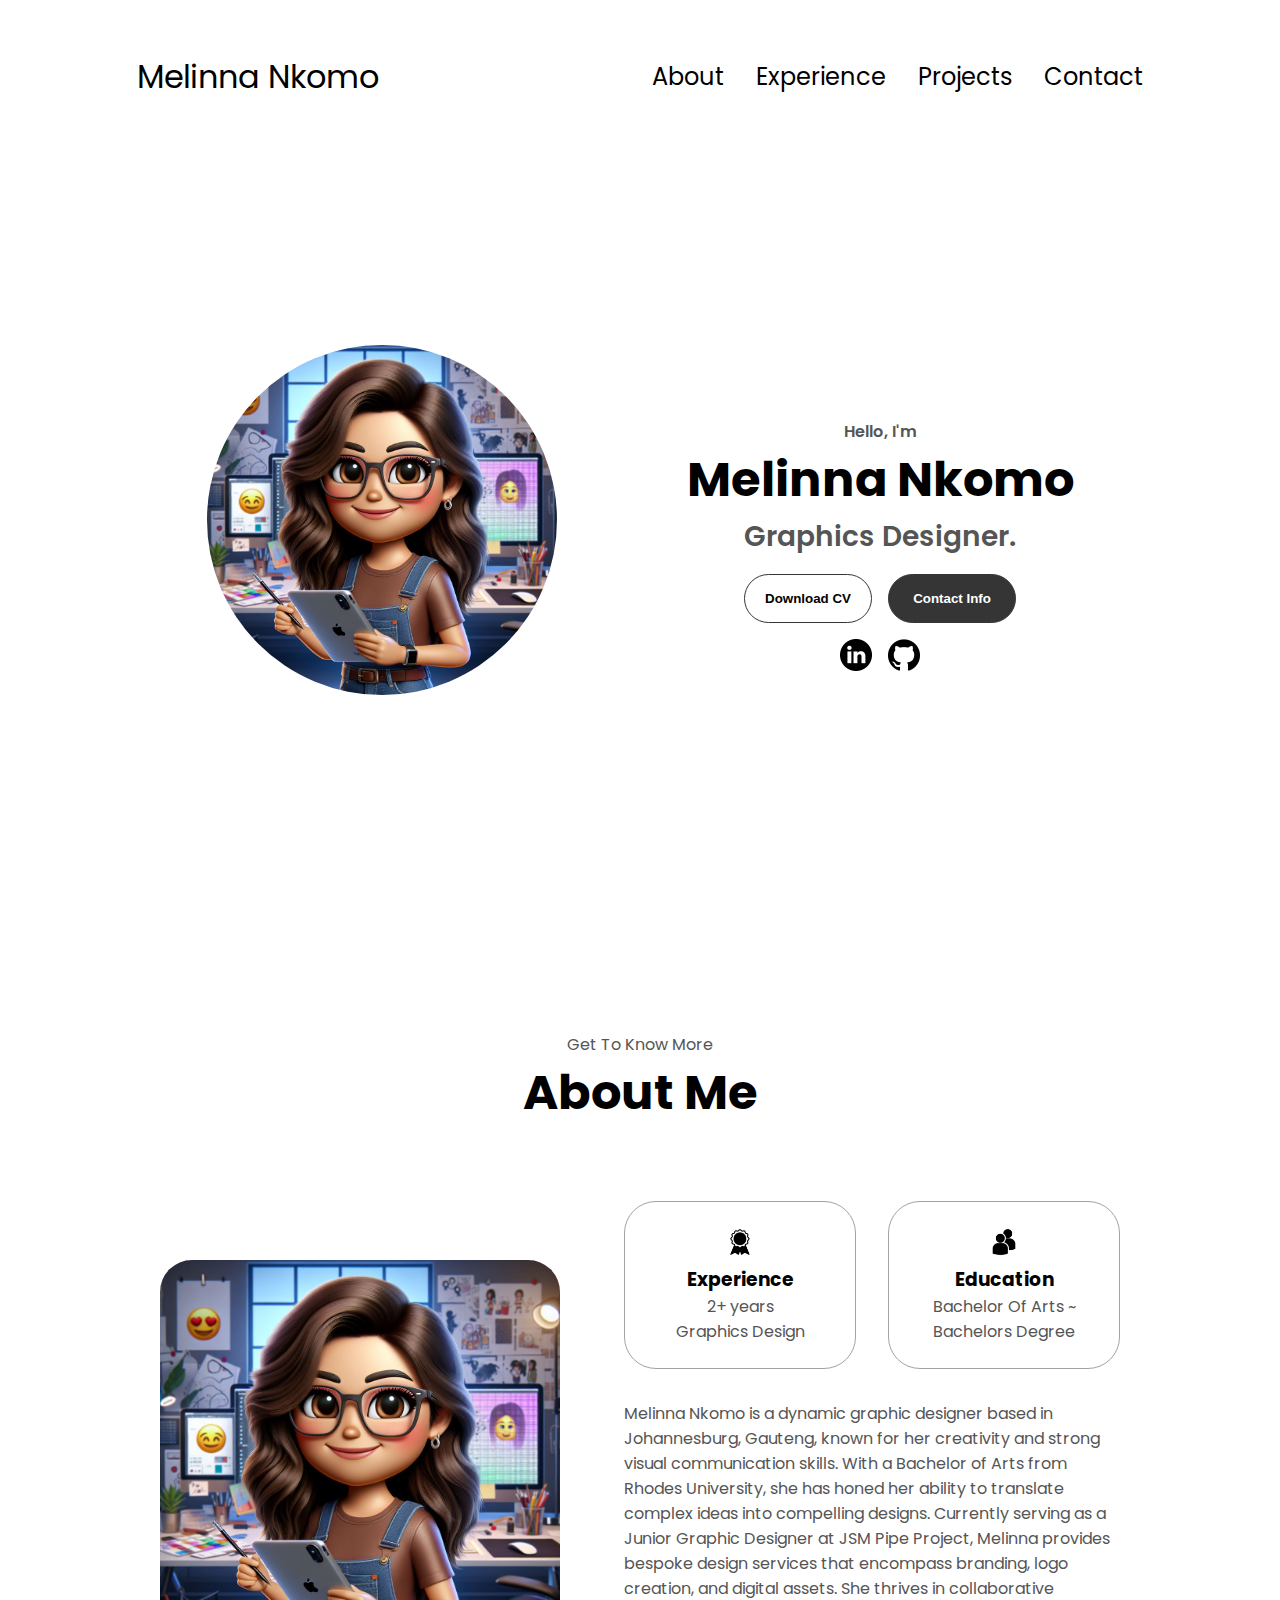
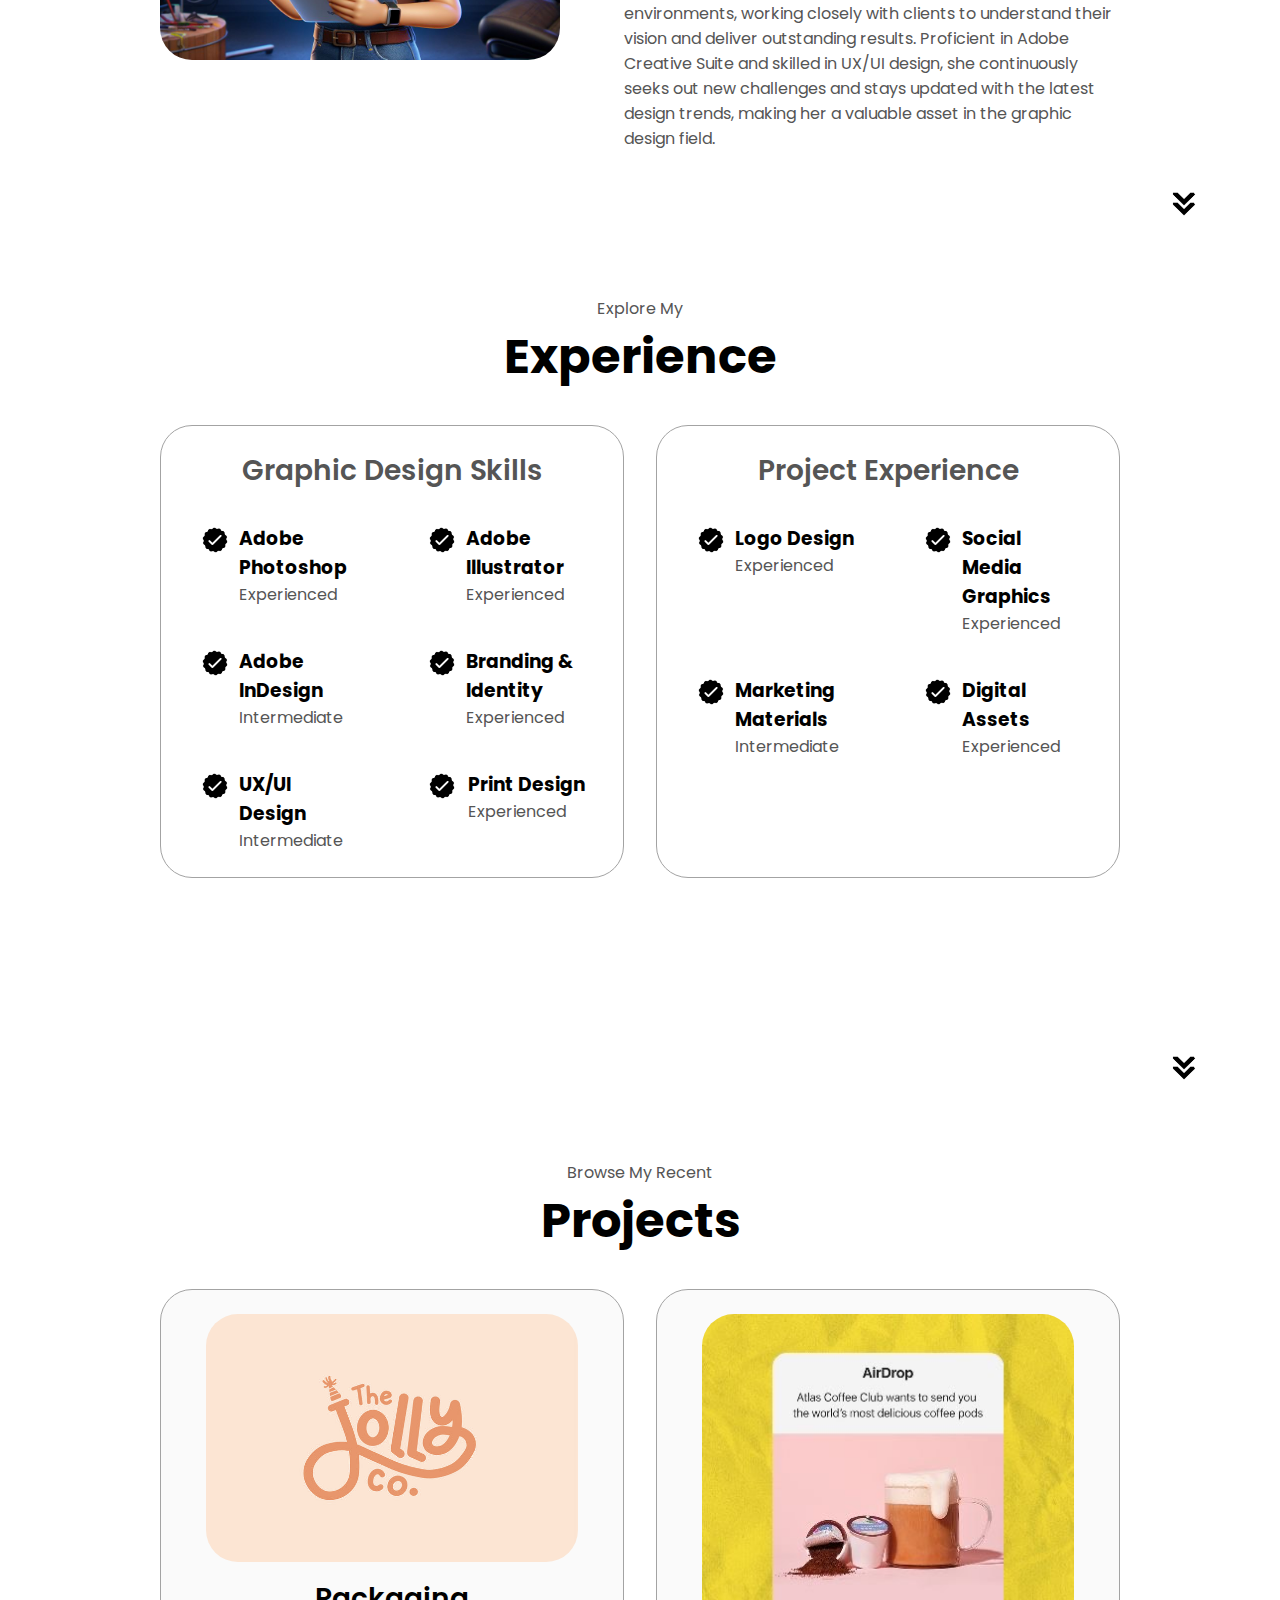
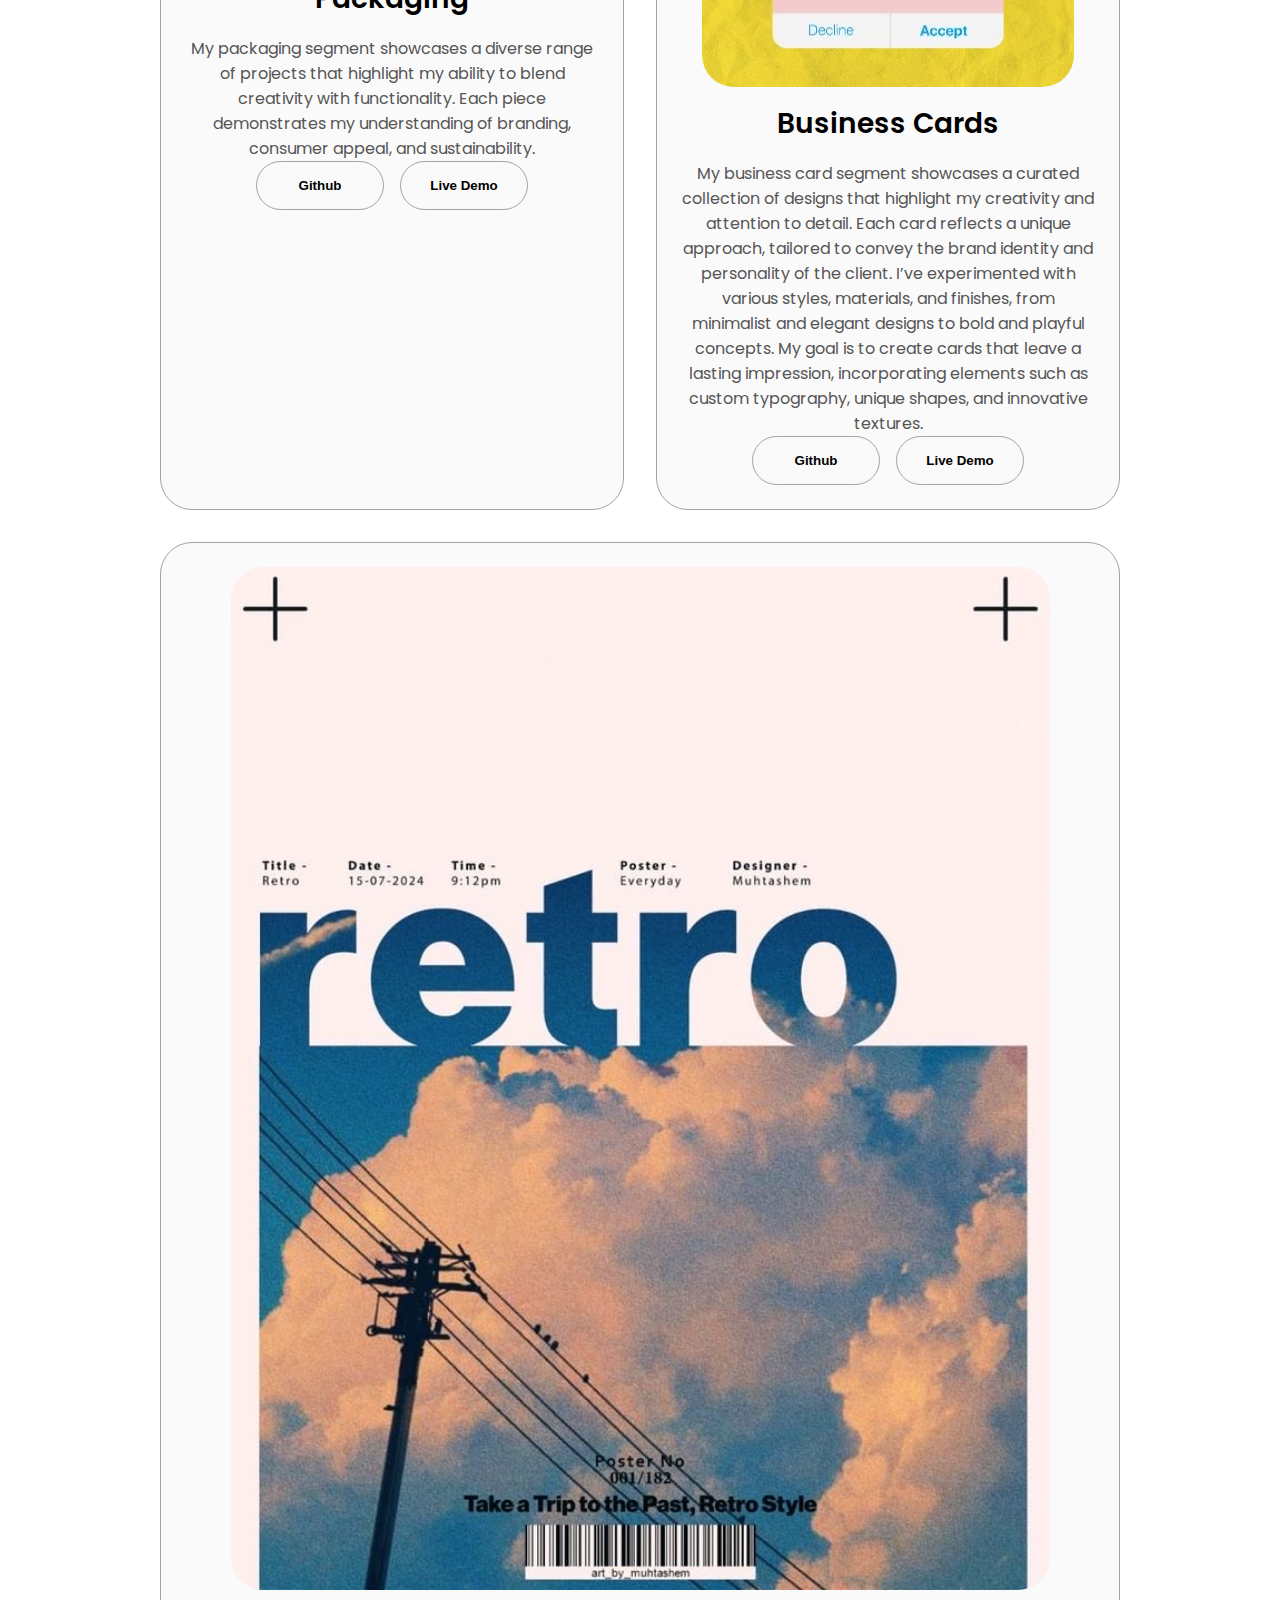
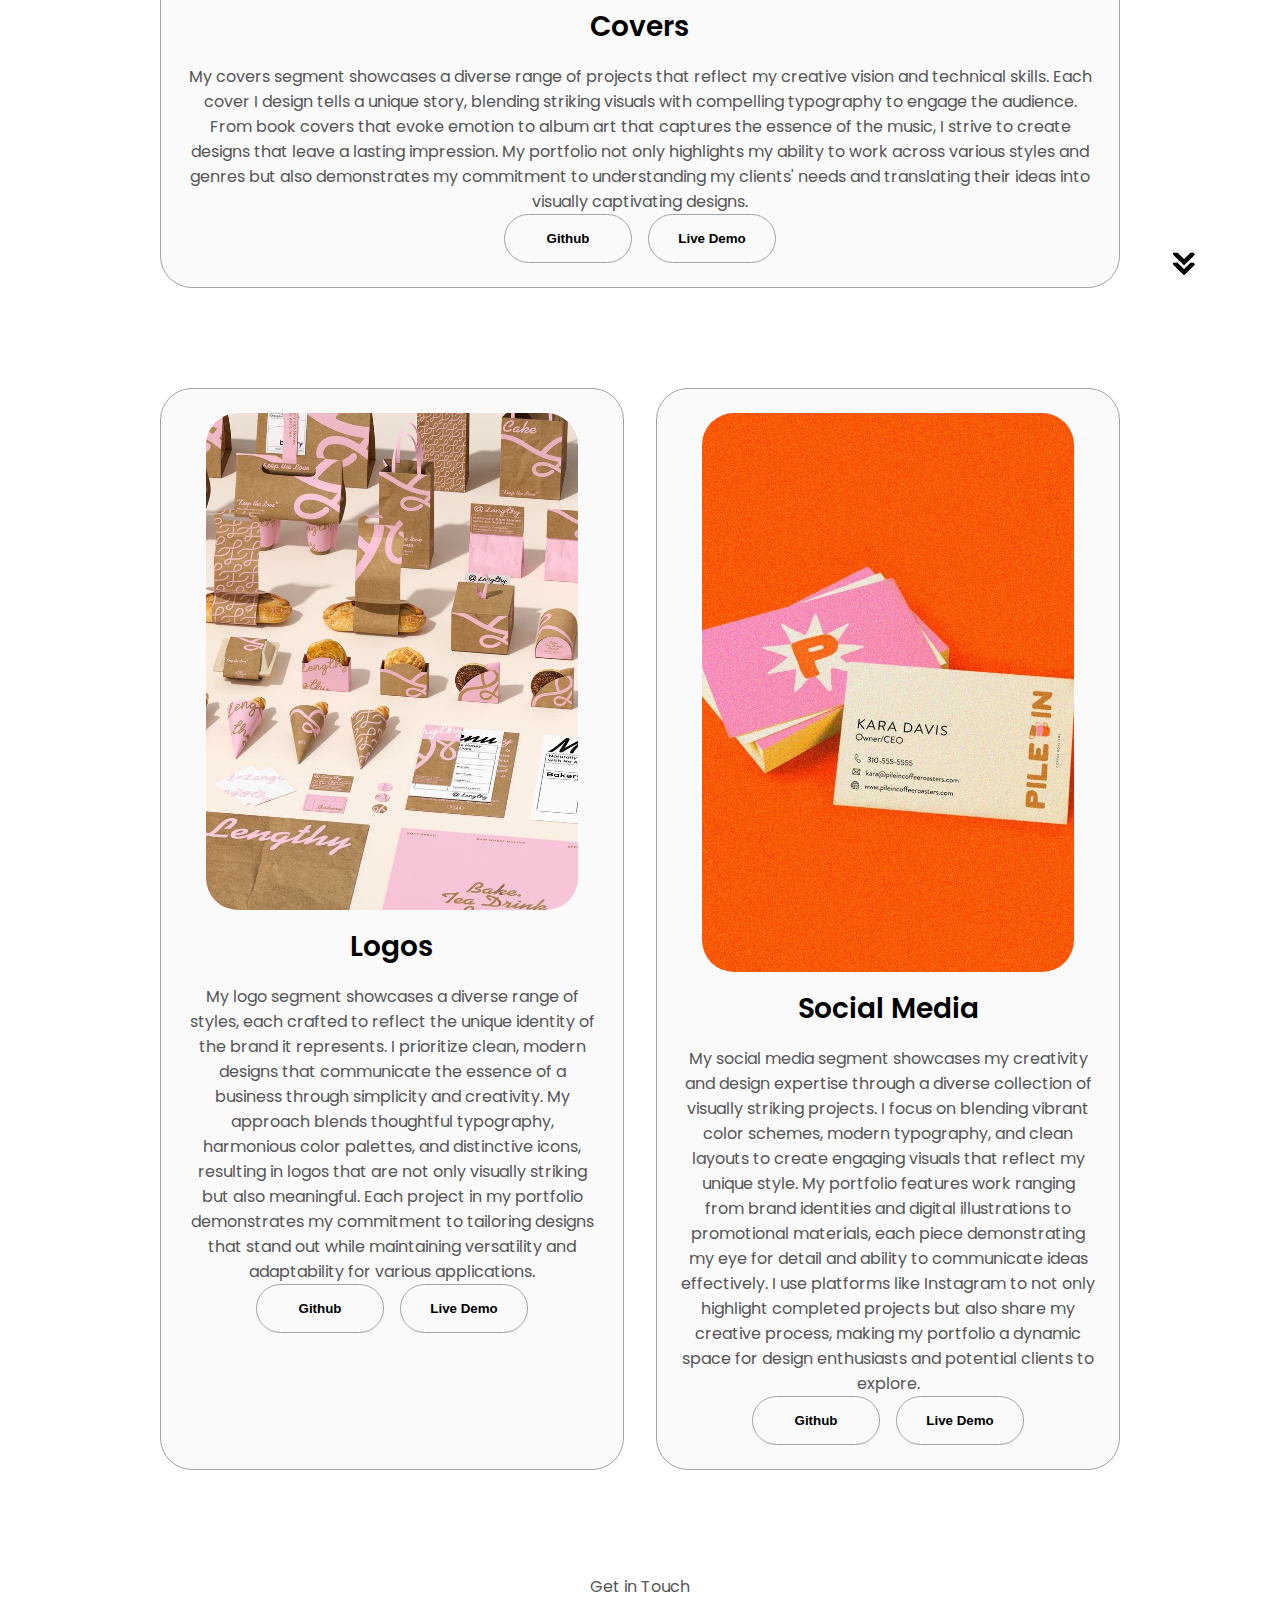
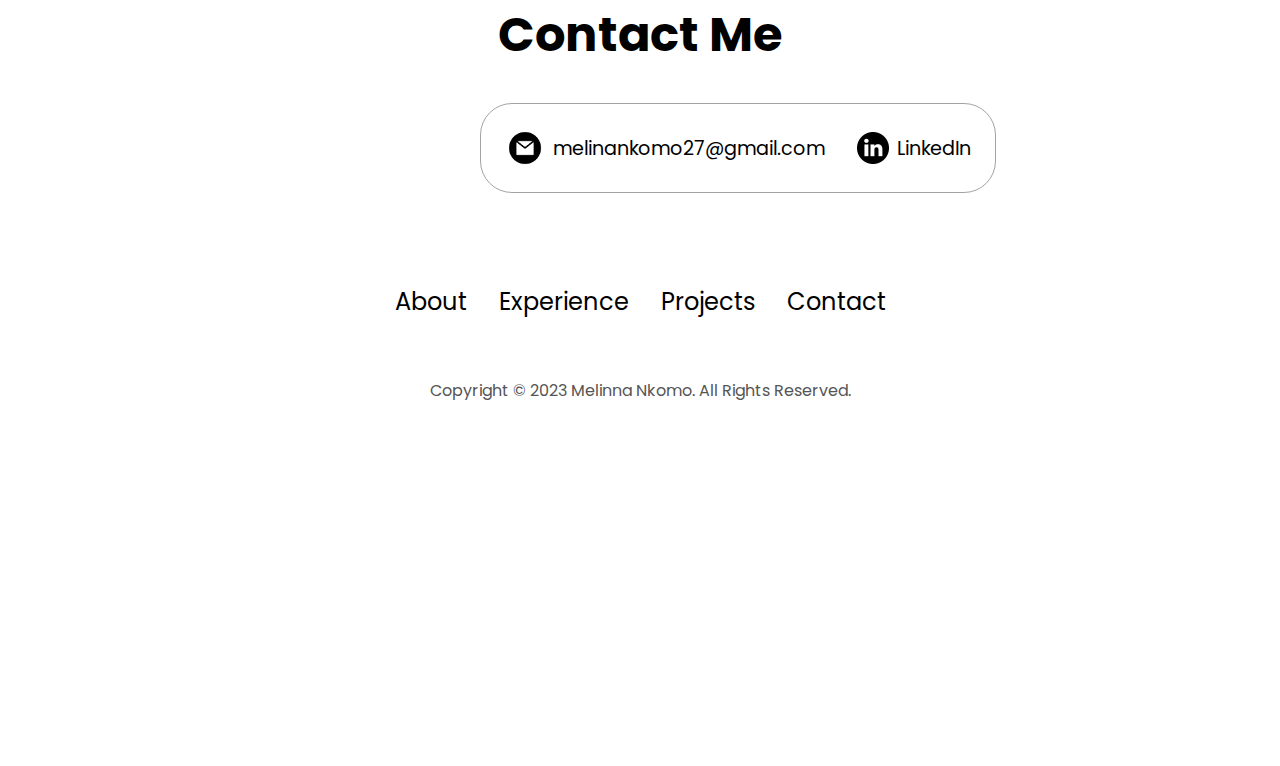
<file: index.html>
<!DOCTYPE html>
<html lang="en">
  <head>
    <meta charset="UTF-8" />
    <meta http-equiv="X-UA-Compatible" content="IE=edge" />
    <meta name="viewport" content="width=device-width, initial-scale=1.0" />
    <title>My Portfolio</title>
    <link rel="stylesheet" href="style.css" />
    <link rel="stylesheet" href="mediaqueries.css" />
  </head>
  <body>
    <nav id="desktop-nav">
      <div class="logo">Melinna Nkomo</div>
      <div>
        <ul class="nav-links">
          <li><a href="#about">About</a></li>
          <li><a href="#experience">Experience</a></li>
          <li><a href="#projects">Projects</a></li>
          <li><a href="#contact">Contact</a></li>
        </ul>
      </div>
    </nav>
    <nav id="hamburger-nav">
      <div class="logo">Melinna Nkomo</div>
      <div class="hamburger-menu">
        <div class="hamburger-icon" onclick="toggleMenu()">
          <span></span>
          <span></span>
          <span></span>
        </div>
        <div class="menu-links">
          <li><a href="#about" onclick="toggleMenu()">About</a></li>
          <li><a href="#experience" onclick="toggleMenu()">Experience</a></li>
          <li><a href="#projects" onclick="toggleMenu()">Projects</a></li>
          <li><a href="#contact" onclick="toggleMenu()">Contact</a></li>
        </div>
      </div>
    </nav>
    <section id="profile">
      <div class="section__pic-container">
        <img
          src="./assets/Designer (16).jpeg"
          alt="globelight"
          style="border-radius: 50%; width: 350px; height: 350px"
        />
      </div>
      <div class="section__text">
        <p class="section__text__p1">Hello, I'm</p>
        <h1 class="title">Melinna Nkomo</h1>
        <p class="section__text__p2">Graphics Designer.</p>
        <div class="btn-container">
          <button
            class="btn btn-color-2"
            onclick="window.open('./assets/Graphic Designe1 Melinna nkomo.pdf')"
          >
            Download CV
          </button>
          <button class="btn btn-color-1" onclick="location.href='./#contact'">
            Contact Info
          </button>
        </div>
        <div id="socials-container">
          <img
            src="./assets/linkedin.png"
            alt="My LinkedIn profile"
            class="icon"
            onclick="location.href='https://www.linkedin.com/in/melinna-nkomo-6a0368304/'"
          />
          <img
            src="./assets/github.png"
            alt="My Github profile"
            class="icon"
            onclick="location.href='https://github.com/melinnankomo'"
          />
        </div>
      </div>
    </section>
    <section id="about">
      <p class="section__text__p1">Get To Know More</p>
      <h1 class="title">About Me</h1>
      <div class="section-container">
        <div class="section__pic-container">
          <img
            src="./assets/Designer (16).jpeg"
            alt="Profile picture"
            class="about-pic"
          />
        </div>
        <div class="about-details-container">
          <div class="about-containers">
            <div class="details-container">
              <img
                src="./assets/experience.png"
                alt="Experience icon"
                class="icon"
              />
              <h3>Experience</h3>
              <p>2+ years <br />Graphics Design</p>
            </div>
            <div class="details-container">
              <img
                src="./assets/education.png"
                alt="Education icon"
                class="icon"
              />
              <h3>Education</h3>
              <p>Bachelor Of Arts ~ Bachelors Degree</p>
            </div>
          </div>
          <div class="text-container">
            <p>
              Melinna Nkomo is a dynamic graphic designer based in Johannesburg,
              Gauteng, known for her creativity and strong visual communication
              skills. With a Bachelor of Arts from Rhodes University, she has
              honed her ability to translate complex ideas into compelling
              designs. Currently serving as a Junior Graphic Designer at JSM
              Pipe Project, Melinna provides bespoke design services that
              encompass branding, logo creation, and digital assets. She thrives
              in collaborative environments, working closely with clients to
              understand their vision and deliver outstanding results.
              Proficient in Adobe Creative Suite and skilled in UX/UI design,
              she continuously seeks out new challenges and stays updated with
              the latest design trends, making her a valuable asset in the
              graphic design field.
            </p>
          </div>
        </div>
      </div>
      <img
        src="./assets/arrow.png"
        alt="Arrow icon"
        class="icon arrow"
        onclick="location.href='./#experience'"
      />
    </section>
    <section id="experience">
      <p class="section__text__p1">Explore My</p>
      <h1 class="title">Experience</h1>
      <div class="experience-details-container">
        <div class="about-containers">
          <div class="details-container">
            <h2 class="experience-sub-title">Graphic Design Skills</h2>
            <div class="article-container">
              <article>
                <img
                  src="./assets/checkmark.png"
                  alt="Experience icon"
                  class="icon"
                />
                <div>
                  <h3>Adobe Photoshop</h3>
                  <p>Experienced</p>
                </div>
              </article>
              <article>
                <img
                  src="./assets/checkmark.png"
                  alt="Experience icon"
                  class="icon"
                />
                <div>
                  <h3>Adobe Illustrator</h3>
                  <p>Experienced</p>
                </div>
              </article>
              <article>
                <img
                  src="./assets/checkmark.png"
                  alt="Experience icon"
                  class="icon"
                />
                <div>
                  <h3>Adobe InDesign</h3>
                  <p>Intermediate</p>
                </div>
              </article>
              <article>
                <img
                  src="./assets/checkmark.png"
                  alt="Experience icon"
                  class="icon"
                />
                <div>
                  <h3>Branding & Identity</h3>
                  <p>Experienced</p>
                </div>
              </article>
              <article>
                <img
                  src="./assets/checkmark.png"
                  alt="Experience icon"
                  class="icon"
                />
                <div>
                  <h3>UX/UI Design</h3>
                  <p>Intermediate</p>
                </div>
              </article>
              <article>
                <img
                  src="./assets/checkmark.png"
                  alt="Experience icon"
                  class="icon"
                />
                <div>
                  <h3>Print Design</h3>
                  <p>Experienced</p>
                </div>
              </article>
            </div>
          </div>
          <div class="details-container">
            <h2 class="experience-sub-title">Project Experience</h2>
            <div class="article-container">
              <article>
                <img
                  src="./assets/checkmark.png"
                  alt="Experience icon"
                  class="icon"
                />
                <div>
                  <h3>Logo Design</h3>
                  <p>Experienced</p>
                </div>
              </article>
              <article>
                <img
                  src="./assets/checkmark.png"
                  alt="Experience icon"
                  class="icon"
                />
                <div>
                  <h3>Social Media Graphics</h3>
                  <p>Experienced</p>
                </div>
              </article>
              <article>
                <img
                  src="./assets/checkmark.png"
                  alt="Experience icon"
                  class="icon"
                />
                <div>
                  <h3>Marketing Materials</h3>
                  <p>Intermediate</p>
                </div>
              </article>
              <article>
                <img
                  src="./assets/checkmark.png"
                  alt="Experience icon"
                  class="icon"
                />
                <div>
                  <h3>Digital Assets</h3>
                  <p>Experienced</p>
                </div>
              </article>
            </div>
          </div>
        </div>
      </div>

      <img
        src="./assets/arrow.png"
        alt="Arrow icon"
        class="icon arrow"
        onclick="location.href='./#projects'"
      />
    </section>

    <!--Second batch of projects-->
    <section id="projects">
      <p class="section__text__p1">Browse My Recent</p>
      <h1 class="title">Projects</h1>
      <div class="experience-details-container">
        <div class="about-containers">
          <div class="details-container color-container">
            <div class="article-container">
              <img
                src="./IMG_8824.jpeg"
                alt="Project 1"
                class="project-img"
              />
            </div>
            <h2 class="experience-sub-title project-title">Packaging</h2>
            <p>
              My packaging segment showcases a diverse range of projects that highlight my ability to blend creativity with functionality. Each piece demonstrates my understanding of branding, consumer appeal, and sustainability.
            </p>
            <div class="btn-container">
              <button
                class="btn btn-color-2 project-btn"
                onclick="location.href='https://github.com/'"
              >
                Github
              </button>
              <button
                class="btn btn-color-2 project-btn"
                onclick="location.href='https://github.com/'"
              >
                Live Demo
              </button>
            </div>
          </div>
          <div class="details-container color-container">
            <div class="article-container">
              <img
                src="./IMG_8826.jpeg"
                alt="Project 2"
                class="project-img"
              />
            </div>
            <h2 class="experience-sub-title project-title">Business Cards</h2>
            <p>
              My business card segment showcases a curated collection of designs that highlight my creativity and attention to detail. Each card reflects a unique approach, tailored to convey the brand identity and personality of the client.

I’ve experimented with various styles, materials, and finishes, from minimalist and elegant designs to bold and playful concepts. My goal is to create cards that leave a lasting impression, incorporating elements such as custom typography, unique shapes, and innovative textures.
            </p>
            <div class="btn-container">
              <button
                class="btn btn-color-2 project-btn"
                onclick="location.href='https://github.com/'"
              >
                Github
              </button>
              <button
                class="btn btn-color-2 project-btn"
                onclick="location.href='https://github.com/'"
              >
                Live Demo
              </button>
            </div>
          </div>
          




          <div class="details-container color-container">
            <div class="article-container">
              <img
                src="./IMG_8818.jpeg"
                alt="Project 3"
                class="project-img"
              />
            </div>
            <h2 class="experience-sub-title project-title">Covers</h2>
            <p>
              My covers segment showcases a diverse
              range of projects that reflect my creative vision and technical
              skills. Each cover I design tells a unique story, blending
              striking visuals with compelling typography to engage the
              audience. From book covers that evoke emotion to album art that
              captures the essence of the music, I strive to create designs that
              leave a lasting impression. My portfolio not only highlights my
              ability to work across various styles and genres but also
              demonstrates my commitment to understanding my clients' needs and
              translating their ideas into visually captivating designs.
            </p>
            <div class="btn-container">
              <button
                class="btn btn-color-2 project-btn"
                onclick="location.href='https://github.com/'"
              >
                Github
              </button>
              <button
                class="btn btn-color-2 project-btn"
                onclick="location.href='https://github.com/'"
              >
                Live Demo
              </button>
            </div>
          </div>
        </div>
      </div>
      <img
        src="./assets/arrow.png"
        alt="Arrow icon"
        class="icon arrow"
        onclick="location.href='./#contact'"
      />
    </section>
    <section id="More Projects">
   <!-- sf -->
      <div class="experience
      -details-container">
        <div class="about-containers">
          <div class="details-container color-container">
            <div class="article-container">
              <img
                src="./IMG_8817.jpeg"
                alt="Project 1"
                class="project-img"
              />
            </div>
            <h2 class="experience-sub-title project-title">Logos</h2>
            <p>
              My logo segment showcases a diverse range of styles, each crafted
              to reflect the unique identity of the brand it represents. I
              prioritize clean, modern designs that communicate the essence of a
              business through simplicity and creativity. My approach blends
              thoughtful typography, harmonious color palettes, and distinctive
              icons, resulting in logos that are not only visually striking but
              also meaningful. Each project in my portfolio demonstrates my
              commitment to tailoring designs that stand out while maintaining
              versatility and adaptability for various applications.
            </p>
            <div class="btn-container">
              <button
                class="btn btn-color-2 project-btn"
                onclick="location.href='https://github.com/'"
              >
                Github
              </button>
              <button
                class="btn btn-color-2 project-btn"
                onclick="location.href='https://github.com/'"
              >
                Live Demo
              </button>
            </div>
          </div>
          <div class="details-container color-container">
            <div class="article-container">
              <img
                src="./IMG_8820.jpeg"
                alt="Project 2"
                class="project-img"
              />
            </div>
            <h2 class="experience-sub-title project-title">Social Media</h2>
            <p>
              My social media segment showcases my creativity and design
              expertise through a diverse collection of visually striking
              projects. I focus on blending vibrant color schemes, modern
              typography, and clean layouts to create engaging visuals that
              reflect my unique style. My portfolio features work ranging from
              brand identities and digital illustrations to promotional
              materials, each piece demonstrating my eye for detail and ability
              to communicate ideas effectively. I use platforms like Instagram
              to not only highlight completed projects but also share my
              creative process, making my portfolio a dynamic space for design
              enthusiasts and potential clients to explore.
            </p>
            <div class="btn-container">
              <button
                class="btn btn-color-2 project-btn"
                onclick="location.href='https://github.com/'"
              >
                Github
              </button>
              <button
                class="btn btn-color-2 project-btn"
                onclick="location.href='https://github.com/'"
              >
                Live Demo
              </button>
            </div>
          </div>
          </div>
          <section>
          



    <section id="contact">
      <p class="section__text__p1">Get in Touch</p>
      <h1 class="title">Contact Me</h1>
      <div class="contact-info-upper-container">
        <div class="contact-info-container">
          <img
            src="./assets/email.png"
            alt="Email icon"
            class="icon contact-icon email-icon"
          />
          <p>
            <a href="mailto:melinankomo27@gmail.com">melinankomo27@gmail.com</a>
          </p>
        </div>
        <div class="contact-info-container">
          <img
            src="./assets/linkedin.png"
            alt="LinkedIn icon"
            class="icon contact-icon"
          />
          <p><a href="https://www.linkedin.com">LinkedIn</a></p>
        </div>
      </div>
    </section>
    <footer>
      <nav>
        <div class="nav-links-container">
          <ul class="nav-links">
            <li><a href="#about">About</a></li>
            <li><a href="#experience">Experience</a></li>
            <li><a href="#projects">Projects</a></li>
            <li><a href="#contact">Contact</a></li>
          </ul>
        </div>
      </nav>
      <p>Copyright &#169; 2023 Melinna Nkomo. All Rights Reserved.</p>
    </footer>
    <script src="script.js"></script>
  </body>
</html>
</file>
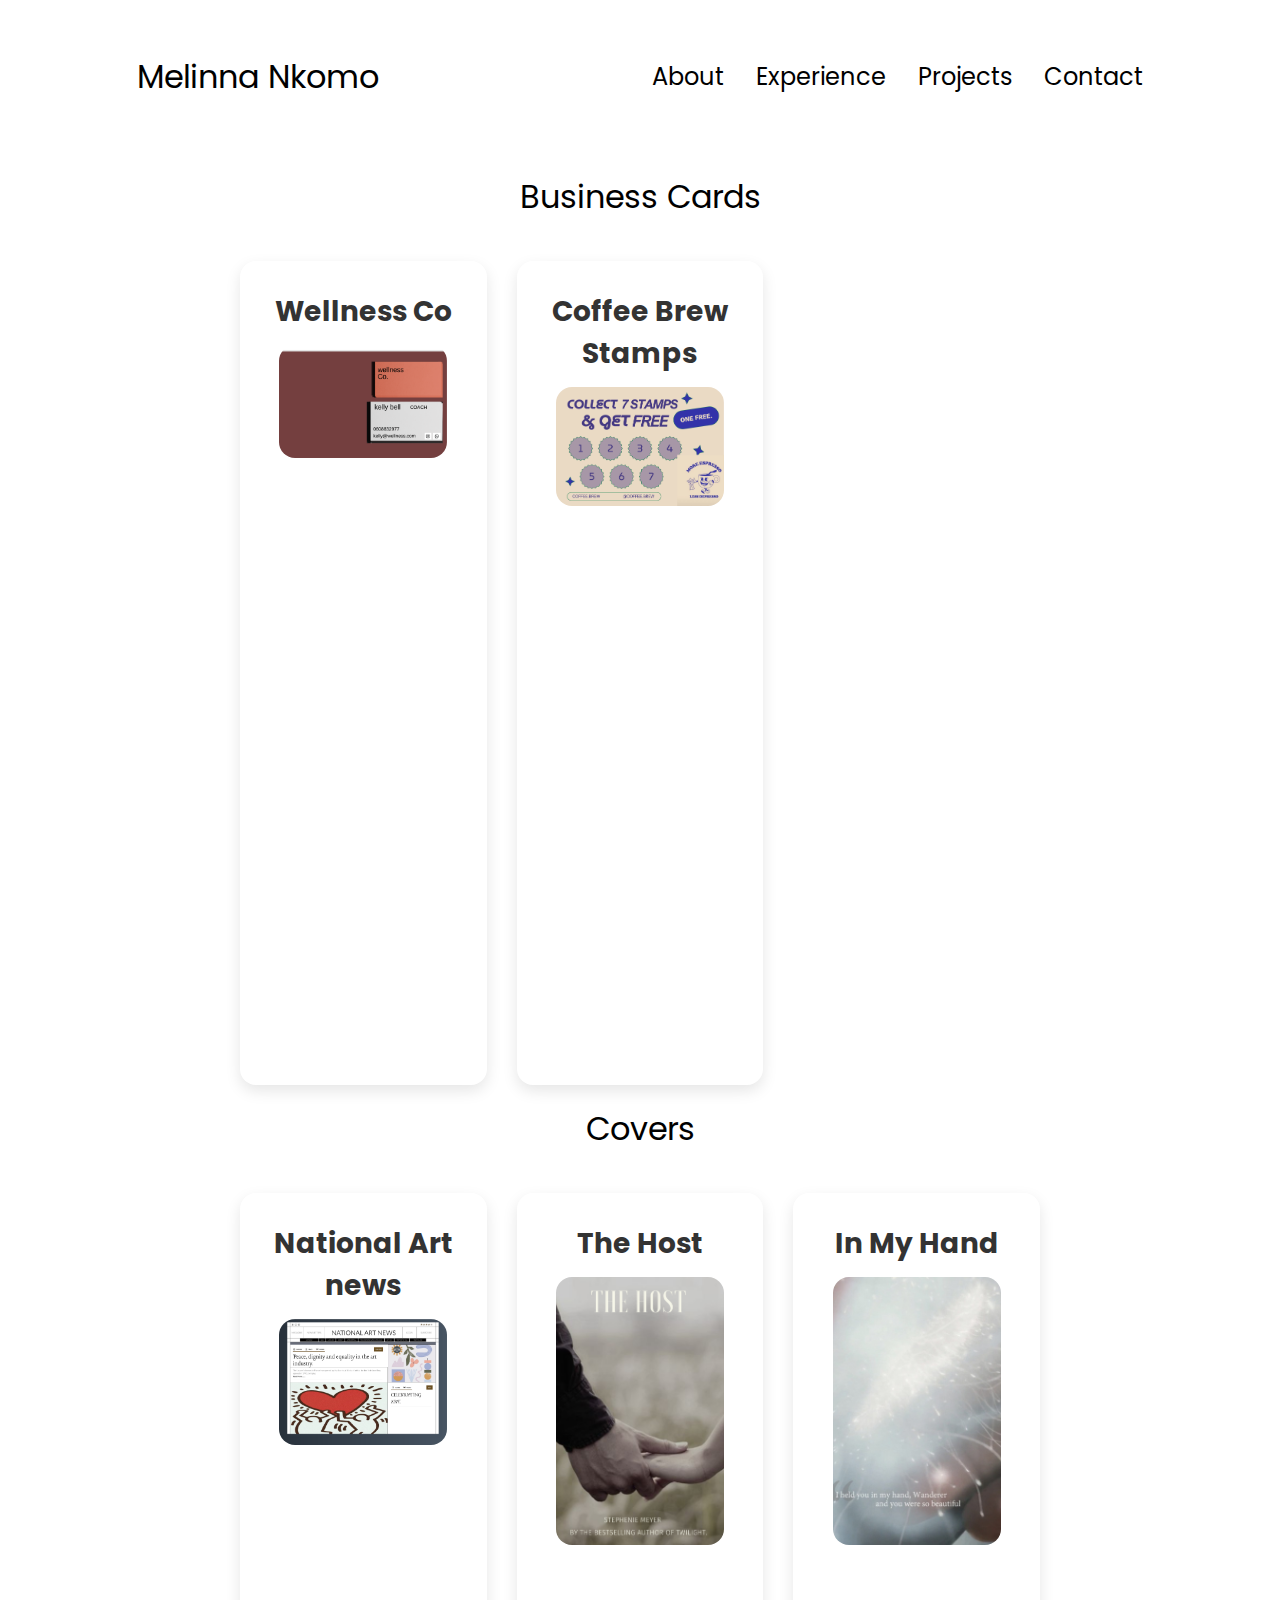
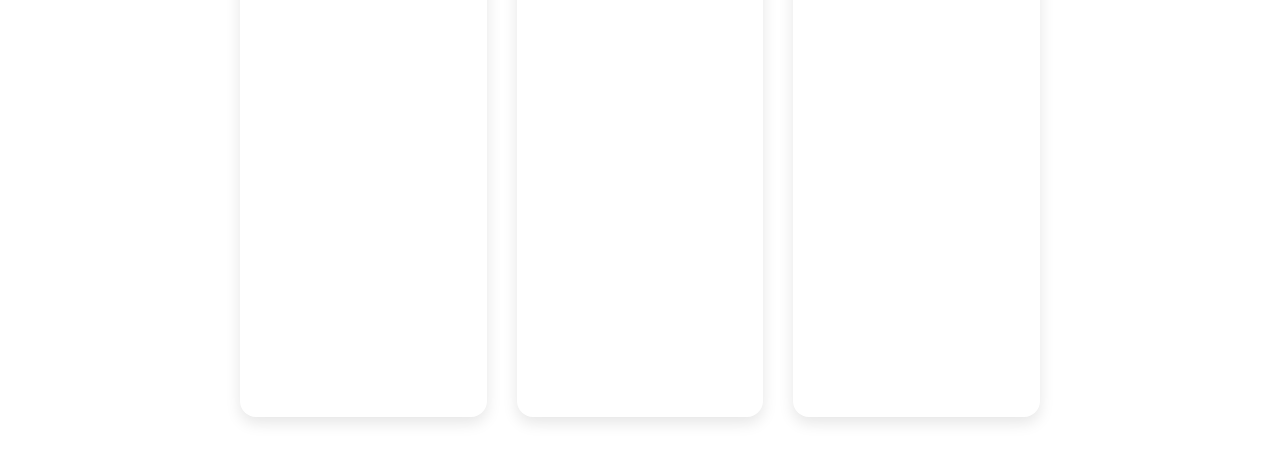
<file: businessCards.html>
<!DOCTYPE html>
<html lang="en">
  <head>
    <meta charset="UTF-8" />
    <title>Business Cards</title>
    <link rel="stylesheet" href="/style.css" />
  </head>

  <body>
    <nav id="desktop-nav">
      <div class="logo">Melinna Nkomo</div>
      <div>
        <ul class="nav-links">
          <li><a href="#about">About</a></li>
          <li><a href="#experience">Experience</a></li>
          <li><a href="#projects">Projects</a></li>
          <li><a href="#contact">Contact</a></li>
        </ul>
      </div>
    </nav>
    <nav id="hamburger-nav">
      <div class="logo">Melinna Nkomo</div>
      <div class="hamburger-menu">
        <div class="hamburger-icon" onclick="toggleMenu()">
          <span></span>
          <span></span>
          <span></span>
        </div>
        <div class="menu-links">
          <li><a href="#about" onclick="toggleMenu()">About</a></li>
          <li><a href="#experience" onclick="toggleMenu()">Experience</a></li>
          <li><a href="#projects" onclick="toggleMenu()">Projects</a></li>
          <li><a href="#contact" onclick="toggleMenu()">Contact</a></li>
        </div>
      </div>
    </nav>
    <div class="container">
      <div class="logoTwo">Business Cards</div>
      <section>
        <!-- Business Card 1 -->
        <div class="business-card">
          <h3>Wellness Co</h3>
          <img
            src="./assets/1/Business Card.pdf.png"
            alt="Project 1"
            class="project-img"
          />
       
        </div>

        <!-- Business Card 2 -->
        <div class="business-card">
          <h3>Coffee Brew Stamps</h3>
          <img
            src="./assets/1/Branding.png"
            alt="Project 1"
            class="project-img"
          />
         

        </div>
      </section>

      <div class="logoTwo">Covers</div>

      <section>
        <!-- Covers 1 -->
        <div class="business-card">
          <h3>National Art news</h3>
          <img
            src="./assets/1/Copy of News Site concept (Community).pdf.png"
            alt="Project 1"
            class="project-img"
          />
          
        </div>

        <!-- Covers 2 -->
        <div class="business-card">
          <h3>The Host</h3>
          <img
            src="./assets/1/packaging 4.png"
            alt="Project 1"
            class="project-img"
          />
          
        </div>

        <!-- Covers 3 -->
        <div class="business-card">
          <h3>In My Hand</h3>
          <img
            src="./assets/1/packaging 3.png"
            alt="Project 1"
            class="project-img"
          />
          
        </div>
      </section>
    </div>
  </body>
</html>


<style>
    /* Basic Reset */
    * {
      margin: 0;
      padding: 0;
      box-sizing: border-box;
    }
    
    .container {
      max-width: 1200px;
      margin: 0 auto;
      padding: 20px;
    }
    
    header h1 {
      text-align: center;
      font-size: 3rem;
      font-weight: bold;
      margin-bottom: 50px;
      color: #333;
    }
    
    /* Grid layout for business cards */
    section {
      display: grid;
      grid-template-columns: repeat(3, 1fr); /* 3 columns */
      gap: 30px; /* Larger gap for bigger cards */
      margin-top: 20px;
      padding: 20px;
    }
    
    /* Individual business card styling */
    .business-card {
      background-color: #fff;
      padding: 30px; /* Increase padding for larger cards */
      border-radius: 16px; /* More rounded corners */
      box-shadow: 0 6px 15px rgba(0, 0, 0, 0.1);
      transition: transform 0.3s ease, box-shadow 0.3s ease;
      text-align: center;
    }
    
    .business-card:hover {
      transform: translateY(-15px); /* More pronounced hover effect */
      box-shadow: 0 10px 25px rgba(0, 0, 0, 0.2);
    }


    
    .business-card img {
      max-width: 100%;
      height: auto;
      border-radius: 16px; /* Match card border radius */
      margin-bottom: 20px;
    }
    
    .business-card h3 {
      font-size: 1.75rem; /* Larger font size for headings */
      margin-bottom: 12px;
      color: #333;
    }
    
    .business-card p {
      font-size: 1.1rem;
      color: #666;
    }
    
    /* Mobile responsive adjustments */
    @media (max-width: 768px) {
      section {
        grid-template-columns: 1fr; /* Single column on smaller screens */
      }
    
      .business-card h3 {
        font-size: 1.5rem;
      }
    }

    /* GENERAL */

@import url("https://fonts.googleapis.com/css2?family=Poppins:wght@300;400;500;600&display=swap");

* {
  margin: 0;
  padding: 0;
}

body {
  font-family: "Poppins", sans-serif;
}


html {
  scroll-behavior: smooth;
}

p {
  color: rgb(255, 255, 255);
}

/* TRANSITION */

a,
.btn {
  transition: all 300ms ease;
}

/* DESKTOP NAV */

nav,
.nav-links {
  display: flex;
}

nav {
  justify-content: space-around;
  align-items: center;
  height: 17vh;
}

.nav-links {
  gap: 2rem;
  list-style: none;
  font-size: 1.5rem;
}

a {
  color: black;
  text-decoration: none;
  text-decoration-color: white;
}

a:hover {
  color: grey;
  text-decoration: underline;
  text-underline-offset: 1rem;
  text-decoration-color: rgb(181, 181, 181);
}

.logo {
  font-size: 2rem;
}

.logoTwo {
  font-size: 2rem;

    text-align: center;
}

.logo:hover {
  cursor: default;
}

/* HAMBURGER MENU */

#hamburger-nav {
  display: none;
}

.hamburger-menu {
  position: relative;
  display: inline-block;
}

.hamburger-icon {
  display: flex;
  flex-direction: column;
  justify-content: space-between;
  height: 24px;
  width: 30px;
  cursor: pointer;
}

.hamburger-icon span {
  width: 100%;
  height: 2px;
  background-color: black;
  transition: all 0.3 ease-in-out;
}

.menu-links {
  position: absolute;
  top: 100%;
  right: 0;
  background-color: white;
  width: fit-content;
  max-height: 0;
  overflow: hidden;
  transition: all 0.3 ease-in-out;
}

.menu-links a {
  display: block;
  padding: 10px;
  text-align: center;
  font-size: 1.5rem;
  color: black;
  text-decoration: none;
  transition: all 0.3 ease-in-out;
}

.menu-links li {
  list-style: none;
}

.menu-links.open {
  max-height: 300px;
}

.hamburger-icon.open span:first-child {
  transform: rotate(45deg) translate(10px, 5px);
}

.hamburger-icon.open span:nth-child(2) {
  opacity: 0;
}

.hamburger-icon.open span:last-child {
  transform: rotate(-45deg) translate(10px, -5px);
}

.hamburger-icon span:first-child {
  transform: none;
}

.hamburger-icon span:first-child {
  opacity: 1;
}

.hamburger-icon span:first-child {
  transform: none;
}


/* PROFILE SECTION */

#profile {
  display: flex;
  justify-content: center;
  gap: 5rem;
  height: 80vh;
}

.section__pic-container {
  display: flex;
  height: 400px;
  width: 400px;
  margin: auto 0;
}

.section__text {
  align-self: center;
  text-align: center;
}

.section__text p {
  font-weight: 600;
}

.section__text__p1 {
  text-align: center;
}

.section__text__p2 {
  font-size: 1.75rem;
  margin-bottom: 1rem;
}

.title {
  font-size: 3rem;
  text-align: center;
}

#socials-container {
  display: flex;
  justify-content: center;
  margin-top: 1rem;
  gap: 1rem;
}

/* ICONS */

.icon {
  cursor: pointer;
  height: 2rem;
}

/* BUTTONS */

.btn-container {
  display: flex;
  justify-content: center;
  gap: 1rem;
}

.btn {
  font-weight: 600;
  transition: all 300ms ease;
  padding: 1rem;
  width: 8rem;
  border-radius: 2rem;
}

.btn-color-1,
.btn-color-2 {
  border: rgb(53, 53, 53) 0.1rem solid;
}

.btn-color-1:hover,
.btn-color-2:hover {
  cursor: pointer;
}

.btn-color-1,
.btn-color-2:hover {
  background: rgb(53, 53, 53);
  color: white;
}

.btn-color-1:hover {
  background: rgb(0, 0, 0);
}

.btn-color-2 {
  background: none;
}

.btn-color-2:hover {
  border: rgb(255, 255, 255) 0.1rem solid;
}

.btn-container {
  gap: 1rem;
}

/* FOOTER SECTION */

footer {
  height: 26vh;
  margin: 0 1rem;
}

footer p {
  text-align: center;
}



    
    </style>
</file>
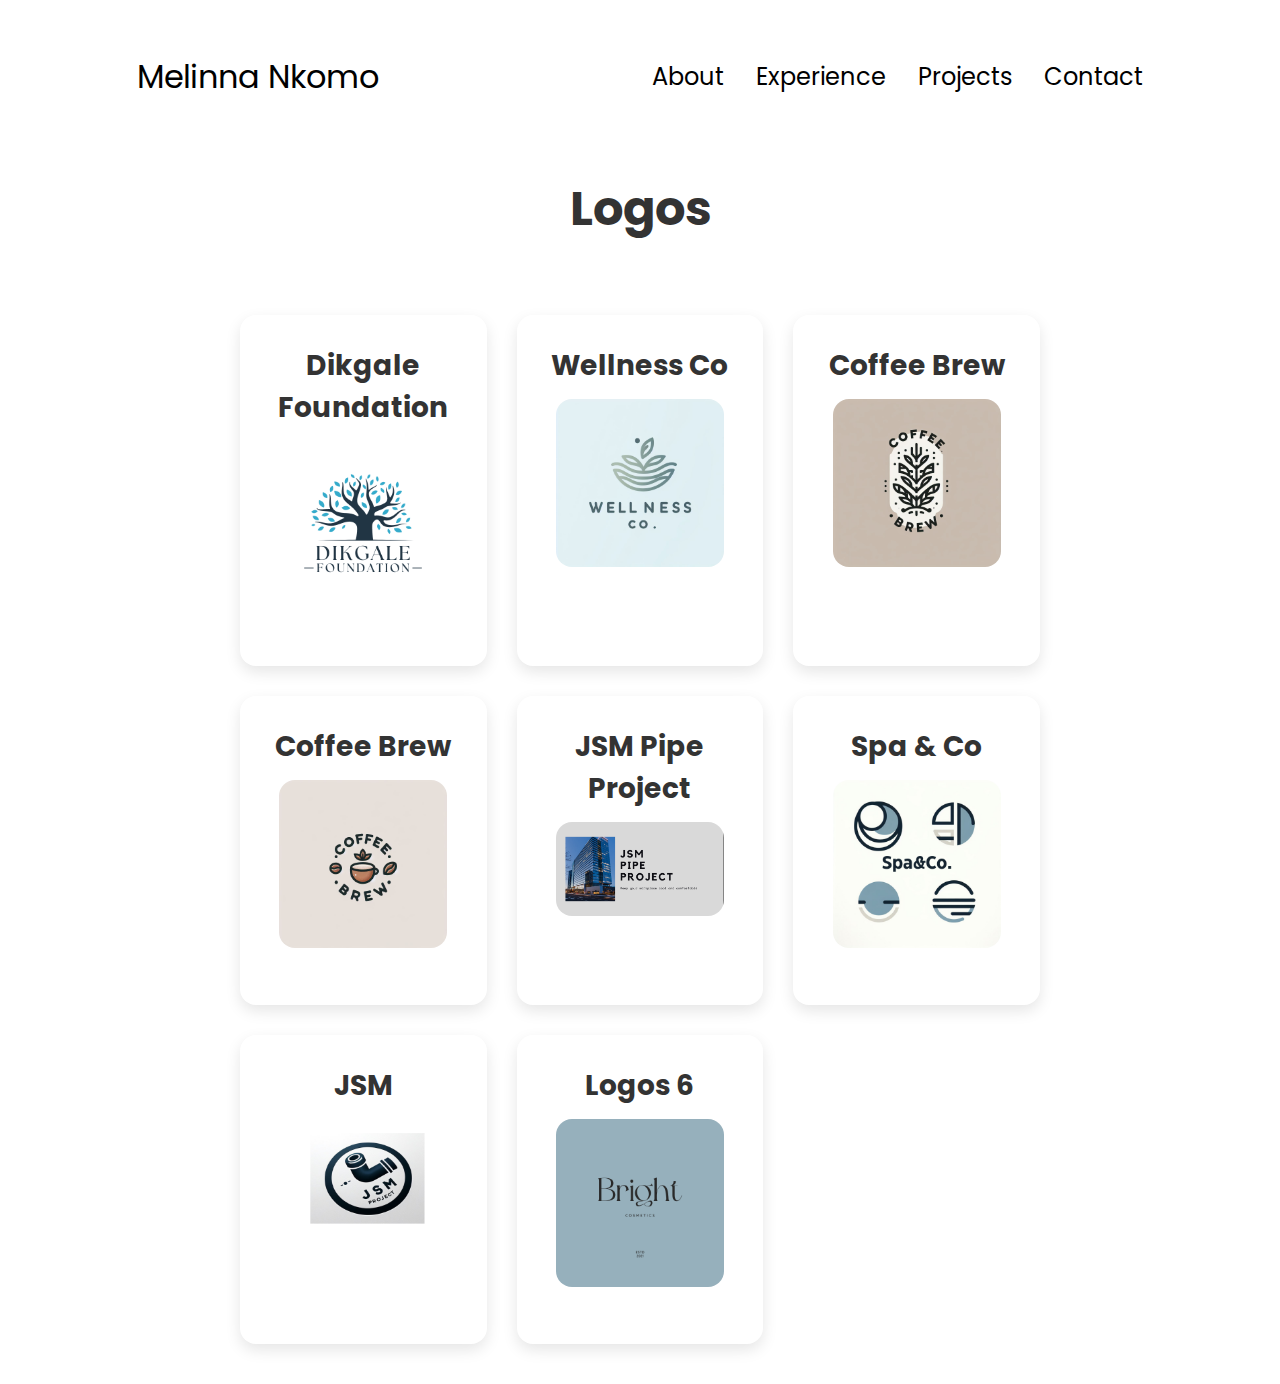
<file: logos.html>
<!DOCTYPE html>
<html lang="en">
  <head>
    <meta charset="UTF-8" />
    <title>Logos</title>
    <link rel="stylesheet" href="/style.css" />
  </head>

  <body>
    <nav id="desktop-nav">
        <div class="logo">Melinna Nkomo</div>
        <div>
          <ul class="nav-links">
            <li><a href="#about">About</a></li>
            <li><a href="#experience">Experience</a></li>
            <li><a href="#projects">Projects</a></li>
            <li><a href="#contact">Contact</a></li>
          </ul>
        </div>
      </nav>
      <nav id="hamburger-nav">
        <div class="logo">Melinna Nkomo</div>
        <div class="hamburger-menu">
          <div class="hamburger-icon" onclick="toggleMenu()">
            <span></span>
            <span></span>
            <span></span>
          </div>
          <div class="menu-links">
            <li><a href="#about" onclick="toggleMenu()">About</a></li>
            <li><a href="#experience" onclick="toggleMenu()">Experience</a></li>
            <li><a href="#projects" onclick="toggleMenu()">Projects</a></li>
            <li><a href="#contact" onclick="toggleMenu()">Contact</a></li>
          </div>
        </div>
      </nav>
    <div class="container">
        
      <header>
        <h1>Logos</h1>
      </header>
      
      <section>
        <!-- Logos 1 -->
        <div class="business-card">
          <h3>Dikgale Foundation</h3>
          <img
          src="./assets/1/Blue Minimalist Foundation Charity Logo.png"
          alt="Project 1"
          class="project-img"
        />
        </div>

        <!-- Logos 2 -->
        <div class="business-card">
          <h3>Wellness Co</h3>
          <img
          src="./assets/1/Designer (5).jpeg"
          alt="Project 1"
          class="project-img"
        />
        
        </div>

        <!-- Logos 3 -->
        <div class="business-card">
          <h3>Coffee Brew</h3>
          <img
          src="./assets/1/Designer (8).jpeg"
          alt="Project 1"
          class="project-img"
        />
        
        </div>

        <!-- Logos 4 -->
        <div class="business-card">
          <h3>Coffee Brew</h3>
          <img
          src="./assets/1/Designer (9).jpeg"
          alt="Project 1"
          class="project-img"
        />
          
        </div>

        <!-- Logos 5 -->
        <div class="business-card">
          <h3>JSM Pipe Project</h3>
          <img
          src="./assets/1/JSM Pipe Project.png"
          alt="Project 1"
          class="project-img"
        />
          
        </div>

        <!-- Logos 6 -->
        <div class="business-card">
          <h3>Spa & Co</h3>
          <img
          src="./assets/1/Spa&Co. (1).png"
          alt="Project 1"
          class="project-img"
        />
          
        </div>        <!-- Logos 6 -->
        <div class="business-card">
          <h3>JSM</h3>
          <img
          src="./assets/1/Pipe Project.png"
          alt="Project 1"
          class="project-img"
        />
          
        </div>        <!-- Logos 6 -->
        <div class="business-card">
          <h3>Logos 6</h3>
          <img
          src="./assets/1/Black Beige Minimalist Simple Modern Typography Vanilla Cosmetics Logo (1).png"
          alt="Project 1"
          class="project-img"
        />
          
        </div>
      </section>
    </div>
  </body>
</html>

<style>
    /* Basic Reset */
    * {
      margin: 0;
      padding: 0;
      box-sizing: border-box;
    }
    
    .container {
      max-width: 1200px;
      margin: 0 auto;
      padding: 20px;
    }
    
    header h1 {
      text-align: center;
      font-size: 3rem;
      font-weight: bold;
      margin-bottom: 50px;
      color: #333;
    }
    
    /* Grid layout for business cards */
    section {
      display: grid;
      grid-template-columns: repeat(3, 1fr); /* 3 columns */
      gap: 30px; /* Larger gap for bigger cards */
      margin-top: 20px;
      padding: 20px;
    }
    
    /* Individual business card styling */
    .business-card {
      background-color: #fff;
      padding: 30px; /* Increase padding for larger cards */
      border-radius: 16px; /* More rounded corners */
      box-shadow: 0 6px 15px rgba(0, 0, 0, 0.1);
      transition: transform 0.3s ease, box-shadow 0.3s ease;
      text-align: center;
    }
    
    .business-card:hover {
      transform: translateY(-15px); /* More pronounced hover effect */
      box-shadow: 0 10px 25px rgba(0, 0, 0, 0.2);
    }


    
    .business-card img {
      max-width: 100%;
      height: auto;
      border-radius: 16px; /* Match card border radius */
      margin-bottom: 20px;
    }
    
    .business-card h3 {
      font-size: 1.75rem; /* Larger font size for headings */
      margin-bottom: 12px;
      color: #333;
    }
    
    .business-card p {
      font-size: 1.1rem;
      color: #666;
    }
    
    /* Mobile responsive adjustments */
    @media (max-width: 768px) {
      section {
        grid-template-columns: 1fr; /* Single column on smaller screens */
      }
    
      .business-card h3 {
        font-size: 1.5rem;
      }
    }

    /* GENERAL */

@import url("https://fonts.googleapis.com/css2?family=Poppins:wght@300;400;500;600&display=swap");

* {
  margin: 0;
  padding: 0;
}

body {
  font-family: "Poppins", sans-serif;
}


html {
  scroll-behavior: smooth;
}

p {
  color: rgb(255, 255, 255);
}

/* TRANSITION */

a,
.btn {
  transition: all 300ms ease;
}

/* DESKTOP NAV */

nav,
.nav-links {
  display: flex;
}

nav {
  justify-content: space-around;
  align-items: center;
  height: 17vh;
}

.nav-links {
  gap: 2rem;
  list-style: none;
  font-size: 1.5rem;
}

a {
  color: black;
  text-decoration: none;
  text-decoration-color: white;
}

a:hover {
  color: grey;
  text-decoration: underline;
  text-underline-offset: 1rem;
  text-decoration-color: rgb(181, 181, 181);
}

.logo {
  font-size: 2rem;
}

.logoTwo {
  font-size: 2rem;

    text-align: center;
}

.logo:hover {
  cursor: default;
}

/* HAMBURGER MENU */

#hamburger-nav {
  display: none;
}

.hamburger-menu {
  position: relative;
  display: inline-block;
}

.hamburger-icon {
  display: flex;
  flex-direction: column;
  justify-content: space-between;
  height: 24px;
  width: 30px;
  cursor: pointer;
}

.hamburger-icon span {
  width: 100%;
  height: 2px;
  background-color: black;
  transition: all 0.3 ease-in-out;
}

.menu-links {
  position: absolute;
  top: 100%;
  right: 0;
  background-color: white;
  width: fit-content;
  max-height: 0;
  overflow: hidden;
  transition: all 0.3 ease-in-out;
}

.menu-links a {
  display: block;
  padding: 10px;
  text-align: center;
  font-size: 1.5rem;
  color: black;
  text-decoration: none;
  transition: all 0.3 ease-in-out;
}

.menu-links li {
  list-style: none;
}

.menu-links.open {
  max-height: 300px;
}

.hamburger-icon.open span:first-child {
  transform: rotate(45deg) translate(10px, 5px);
}

.hamburger-icon.open span:nth-child(2) {
  opacity: 0;
}

.hamburger-icon.open span:last-child {
  transform: rotate(-45deg) translate(10px, -5px);
}

.hamburger-icon span:first-child {
  transform: none;
}

.hamburger-icon span:first-child {
  opacity: 1;
}

.hamburger-icon span:first-child {
  transform: none;
}


/* PROFILE SECTION */

#profile {
  display: flex;
  justify-content: center;
  gap: 5rem;
  height: 80vh;
}

.section__pic-container {
  display: flex;
  height: 400px;
  width: 400px;
  margin: auto 0;
}

.section__text {
  align-self: center;
  text-align: center;
}

.section__text p {
  font-weight: 600;
}

.section__text__p1 {
  text-align: center;
}

.section__text__p2 {
  font-size: 1.75rem;
  margin-bottom: 1rem;
}

.title {
  font-size: 3rem;
  text-align: center;
}

#socials-container {
  display: flex;
  justify-content: center;
  margin-top: 1rem;
  gap: 1rem;
}

/* ICONS */

.icon {
  cursor: pointer;
  height: 2rem;
}

/* BUTTONS */

.btn-container {
  display: flex;
  justify-content: center;
  gap: 1rem;
}

.btn {
  font-weight: 600;
  transition: all 300ms ease;
  padding: 1rem;
  width: 8rem;
  border-radius: 2rem;
}

.btn-color-1,
.btn-color-2 {
  border: rgb(53, 53, 53) 0.1rem solid;
}

.btn-color-1:hover,
.btn-color-2:hover {
  cursor: pointer;
}

.btn-color-1,
.btn-color-2:hover {
  background: rgb(53, 53, 53);
  color: white;
}

.btn-color-1:hover {
  background: rgb(0, 0, 0);
}

.btn-color-2 {
  background: none;
}

.btn-color-2:hover {
  border: rgb(255, 255, 255) 0.1rem solid;
}

.btn-container {
  gap: 1rem;
}

/* FOOTER SECTION */

footer {
  height: 26vh;
  margin: 0 1rem;
}

footer p {
  text-align: center;
}



    
    </style>
</file>
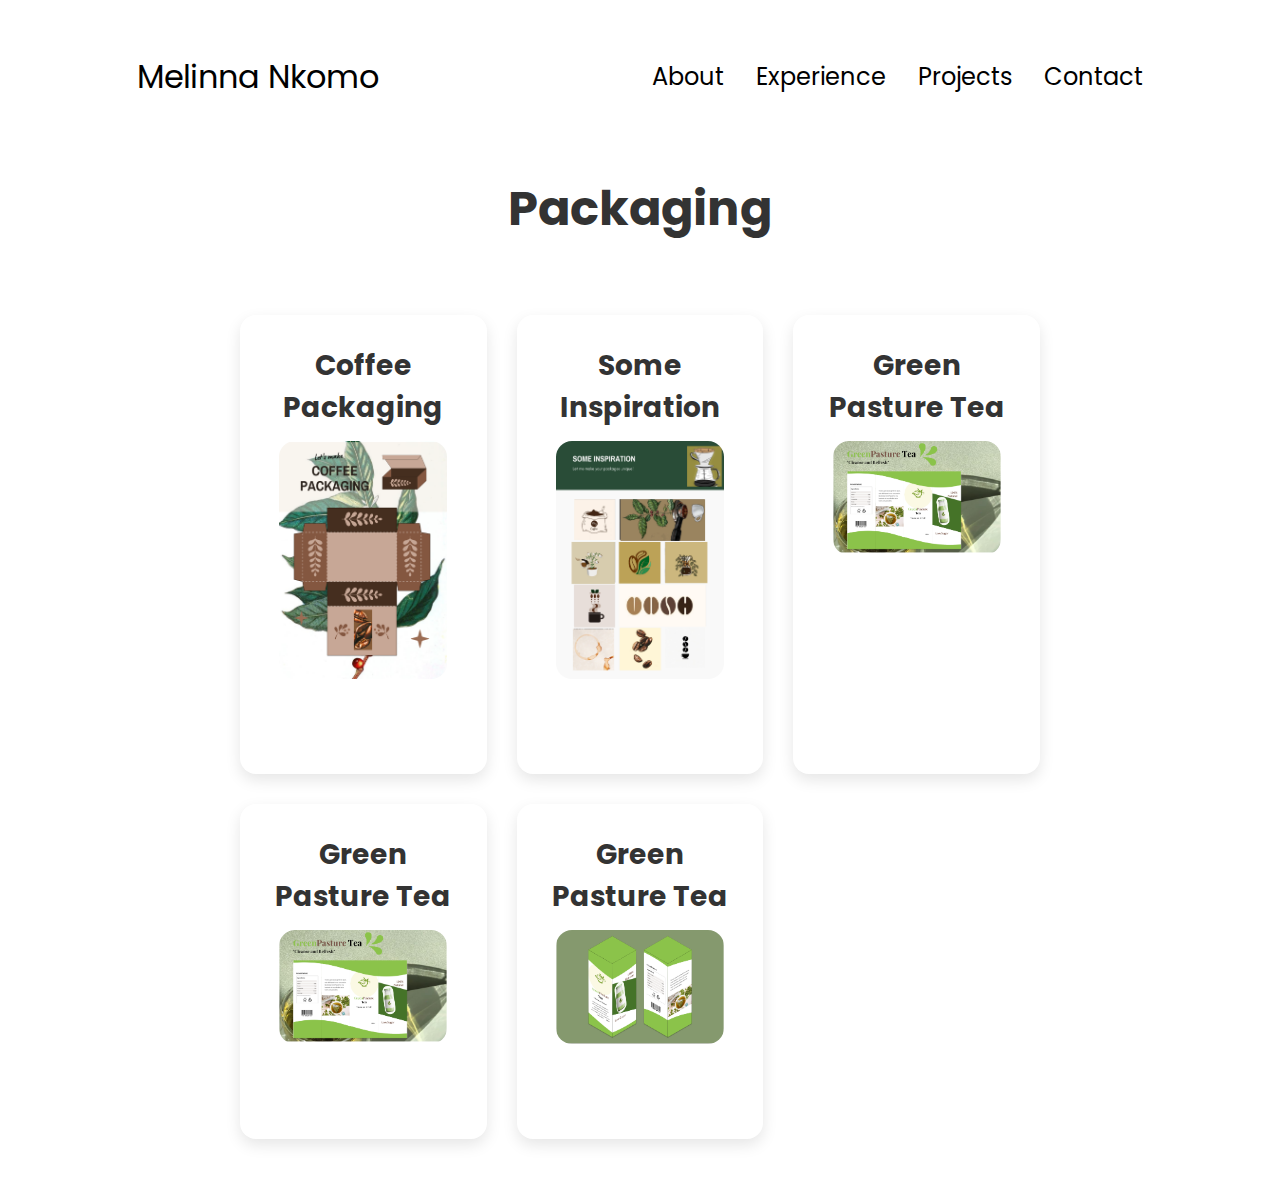
<file: packagin.html>
<!DOCTYPE html>
<html lang="en">
  <head>
    <meta charset="UTF-8" />
    <title>Packaging</title>
    <link rel="stylesheet" href="/style.css" />
  </head>

  <body>
    <nav id="desktop-nav">
        <div class="logo">Melinna Nkomo</div>
        <div>
          <ul class="nav-links">
            <li><a href="#about">About</a></li>
            <li><a href="#experience">Experience</a></li>
            <li><a href="#projects">Projects</a></li>
            <li><a href="#contact">Contact</a></li>
          </ul>
        </div>
      </nav>
      <nav id="hamburger-nav">
        <div class="logo">Melinna Nkomo</div>
        <div class="hamburger-menu">
          <div class="hamburger-icon" onclick="toggleMenu()">
            <span></span>
            <span></span>
            <span></span>
          </div>
          <div class="menu-links">
            <li><a href="#about" onclick="toggleMenu()">About</a></li>
            <li><a href="#experience" onclick="toggleMenu()">Experience</a></li>
            <li><a href="#projects" onclick="toggleMenu()">Projects</a></li>
            <li><a href="#contact" onclick="toggleMenu()">Contact</a></li>
          </div>
        </div>
      </nav>
    <div class="container">
      <header>
        <h1>Packaging</h1>
      </header>
      <section>
        <!-- Logos 1 -->
        <div class="business-card">
          <h3>Coffee Packaging</h3>
          <img
          src="./assets/1/1.png"
          alt="Project 1"
          class="project-img"
        />
        </div>

        <!-- Logos 2 -->
        <div class="business-card">
          <h3>Some Inspiration</h3>
          <img
          src="./assets/1/2.png"
          alt="Project 1"
          class="project-img"
        />
          
        </div>

        <!-- Logos 3 -->
        <div class="business-card">
          <h3>Green Pasture Tea</h3>
          <img
          src="./assets/1/packaging 1.png"
          alt="Project 1"
          class="project-img"
        />
          
        </div>

        <!-- Logos 4 -->
        <div class="business-card">
          <h3>Green Pasture Tea</h3>
          <img
          src="./assets/1/packaging 1.png"
          alt="Project 1"
          class="project-img"
        />
          
        </div>

        <!-- Logos 5 -->
        <div class="business-card">
          <h3>Green Pasture Tea</h3>
          <img
          src="./assets/1/packaging 2.png"
          alt="Project 1"
          class="project-img"
        />
          
        </div>

      </section>
    </div>
  </body>
</html>

<style>
    /* Basic Reset */
    * {
      margin: 0;
      padding: 0;
      box-sizing: border-box;
    }
    
    .container {
      max-width: 1200px;
      margin: 0 auto;
      padding: 20px;
    }
    
    header h1 {
      text-align: center;
      font-size: 3rem;
      font-weight: bold;
      margin-bottom: 50px;
      color: #333;
    }
    
    /* Grid layout for business cards */
    section {
      display: grid;
      grid-template-columns: repeat(3, 1fr); /* 3 columns */
      gap: 30px; /* Larger gap for bigger cards */
      margin-top: 20px;
      padding: 20px;
    }
    
    /* Individual business card styling */
    .business-card {
      background-color: #fff;
      padding: 30px; /* Increase padding for larger cards */
      border-radius: 16px; /* More rounded corners */
      box-shadow: 0 6px 15px rgba(0, 0, 0, 0.1);
      transition: transform 0.3s ease, box-shadow 0.3s ease;
      text-align: center;
    }
    
    .business-card:hover {
      transform: translateY(-15px); /* More pronounced hover effect */
      box-shadow: 0 10px 25px rgba(0, 0, 0, 0.2);
    }


    
    .business-card img {
      max-width: 100%;
      height: auto;
      border-radius: 16px; /* Match card border radius */
      margin-bottom: 20px;
    }
    
    .business-card h3 {
      font-size: 1.75rem; /* Larger font size for headings */
      margin-bottom: 12px;
      color: #333;
    }
    
    .business-card p {
      font-size: 1.1rem;
      color: #666;
    }
    
    /* Mobile responsive adjustments */
    @media (max-width: 768px) {
      section {
        grid-template-columns: 1fr; /* Single column on smaller screens */
      }
    
      .business-card h3 {
        font-size: 1.5rem;
      }
    }

    /* GENERAL */

@import url("https://fonts.googleapis.com/css2?family=Poppins:wght@300;400;500;600&display=swap");

* {
  margin: 0;
  padding: 0;
}

body {
  font-family: "Poppins", sans-serif;
}


html {
  scroll-behavior: smooth;
}

p {
  color: rgb(255, 255, 255);
}

/* TRANSITION */

a,
.btn {
  transition: all 300ms ease;
}

/* DESKTOP NAV */

nav,
.nav-links {
  display: flex;
}

nav {
  justify-content: space-around;
  align-items: center;
  height: 17vh;
}

.nav-links {
  gap: 2rem;
  list-style: none;
  font-size: 1.5rem;
}

a {
  color: black;
  text-decoration: none;
  text-decoration-color: white;
}

a:hover {
  color: grey;
  text-decoration: underline;
  text-underline-offset: 1rem;
  text-decoration-color: rgb(181, 181, 181);
}

.logo {
  font-size: 2rem;
}

.logoTwo {
  font-size: 2rem;

    text-align: center;
}

.logo:hover {
  cursor: default;
}

/* HAMBURGER MENU */

#hamburger-nav {
  display: none;
}

.hamburger-menu {
  position: relative;
  display: inline-block;
}

.hamburger-icon {
  display: flex;
  flex-direction: column;
  justify-content: space-between;
  height: 24px;
  width: 30px;
  cursor: pointer;
}

.hamburger-icon span {
  width: 100%;
  height: 2px;
  background-color: black;
  transition: all 0.3 ease-in-out;
}

.menu-links {
  position: absolute;
  top: 100%;
  right: 0;
  background-color: white;
  width: fit-content;
  max-height: 0;
  overflow: hidden;
  transition: all 0.3 ease-in-out;
}

.menu-links a {
  display: block;
  padding: 10px;
  text-align: center;
  font-size: 1.5rem;
  color: black;
  text-decoration: none;
  transition: all 0.3 ease-in-out;
}

.menu-links li {
  list-style: none;
}

.menu-links.open {
  max-height: 300px;
}

.hamburger-icon.open span:first-child {
  transform: rotate(45deg) translate(10px, 5px);
}

.hamburger-icon.open span:nth-child(2) {
  opacity: 0;
}

.hamburger-icon.open span:last-child {
  transform: rotate(-45deg) translate(10px, -5px);
}

.hamburger-icon span:first-child {
  transform: none;
}

.hamburger-icon span:first-child {
  opacity: 1;
}

.hamburger-icon span:first-child {
  transform: none;
}


/* PROFILE SECTION */

#profile {
  display: flex;
  justify-content: center;
  gap: 5rem;
  height: 80vh;
}

.section__pic-container {
  display: flex;
  height: 400px;
  width: 400px;
  margin: auto 0;
}

.section__text {
  align-self: center;
  text-align: center;
}

.section__text p {
  font-weight: 600;
}

.section__text__p1 {
  text-align: center;
}

.section__text__p2 {
  font-size: 1.75rem;
  margin-bottom: 1rem;
}

.title {
  font-size: 3rem;
  text-align: center;
}

#socials-container {
  display: flex;
  justify-content: center;
  margin-top: 1rem;
  gap: 1rem;
}

/* ICONS */

.icon {
  cursor: pointer;
  height: 2rem;
}

/* BUTTONS */

.btn-container {
  display: flex;
  justify-content: center;
  gap: 1rem;
}

.btn {
  font-weight: 600;
  transition: all 300ms ease;
  padding: 1rem;
  width: 8rem;
  border-radius: 2rem;
}

.btn-color-1,
.btn-color-2 {
  border: rgb(53, 53, 53) 0.1rem solid;
}

.btn-color-1:hover,
.btn-color-2:hover {
  cursor: pointer;
}

.btn-color-1,
.btn-color-2:hover {
  background: rgb(53, 53, 53);
  color: white;
}

.btn-color-1:hover {
  background: rgb(0, 0, 0);
}

.btn-color-2 {
  background: none;
}

.btn-color-2:hover {
  border: rgb(255, 255, 255) 0.1rem solid;
}

.btn-container {
  gap: 1rem;
}

/* FOOTER SECTION */

footer {
  height: 26vh;
  margin: 0 1rem;
}

footer p {
  text-align: center;
}



    
    </style>
</file>
<file: style.css>
/* GENERAL */

@import url("https://fonts.googleapis.com/css2?family=Poppins:wght@300;400;500;600&display=swap");

* {
  margin: 0;
  padding: 0;
}

body {
  font-family: "Poppins", sans-serif;
}

html {
  scroll-behavior: smooth;
}

p {
  color: rgb(85, 85, 85);
}

/* TRANSITION */

a,
.btn {
  transition: all 300ms ease;
}

/* DESKTOP NAV */

nav,
.nav-links {
  display: flex;
}

nav {
  justify-content: space-around;
  align-items: center;
  height: 17vh;
}

.nav-links {
  gap: 2rem;
  list-style: none;
  font-size: 1.5rem;
}

a {
  color: black;
  text-decoration: none;
  text-decoration-color: white;
}

a:hover {
  color: grey;
  text-decoration: underline;
  text-underline-offset: 1rem;
  text-decoration-color: rgb(181, 181, 181);
}

.logo {
  font-size: 2rem;
}

.logo:hover {
  cursor: default;
}

/* HAMBURGER MENU */

#hamburger-nav {
  display: none;
}

.hamburger-menu {
  position: relative;
  display: inline-block;
}

.hamburger-icon {
  display: flex;
  flex-direction: column;
  justify-content: space-between;
  height: 24px;
  width: 30px;
  cursor: pointer;
}

.hamburger-icon span {
  width: 100%;
  height: 2px;
  background-color: black;
  transition: all 0.3 ease-in-out;
}

.menu-links {
  position: absolute;
  top: 100%;
  right: 0;
  background-color: white;
  width: fit-content;
  max-height: 0;
  overflow: hidden;
  transition: all 0.3 ease-in-out;
}

.menu-links a {
  display: block;
  padding: 10px;
  text-align: center;
  font-size: 1.5rem;
  color: black;
  text-decoration: none;
  transition: all 0.3 ease-in-out;
}

.menu-links li {
  list-style: none;
}

.menu-links.open {
  max-height: 300px;
}

.hamburger-icon.open span:first-child {
  transform: rotate(45deg) translate(10px, 5px);
}

.hamburger-icon.open span:nth-child(2) {
  opacity: 0;
}

.hamburger-icon.open span:last-child {
  transform: rotate(-45deg) translate(10px, -5px);
}

.hamburger-icon span:first-child {
  transform: none;
}

.hamburger-icon span:first-child {
  opacity: 1;
}

.hamburger-icon span:first-child {
  transform: none;
}

/* SECTIONS */

section {
  padding-top: 4vh;
  height: 96vh;
  margin: 0 10rem;
  box-sizing: border-box;
  min-height: fit-content;
}

.section-container {
  display: flex;
}

/* PROFILE SECTION */

#profile {
  display: flex;
  justify-content: center;
  gap: 5rem;
  height: 80vh;
}

.section__pic-container {
  display: flex;
  height: 400px;
  width: 400px;
  margin: auto 0;
}

.section__text {
  align-self: center;
  text-align: center;
}

.section__text p {
  font-weight: 600;
}

.section__text__p1 {
  text-align: center;
}

.section__text__p2 {
  font-size: 1.75rem;
  margin-bottom: 1rem;
}

.title {
  font-size: 3rem;
  text-align: center;
}

#socials-container {
  display: flex;
  justify-content: center;
  margin-top: 1rem;
  gap: 1rem;
}

/* ICONS */

.icon {
  cursor: pointer;
  height: 2rem;
}

/* BUTTONS */

.btn-container {
  display: flex;
  justify-content: center;
  gap: 1rem;
}

.btn {
  font-weight: 600;
  transition: all 300ms ease;
  padding: 1rem;
  width: 8rem;
  border-radius: 2rem;
}

.btn-color-1,
.btn-color-2 {
  border: rgb(53, 53, 53) 0.1rem solid;
}

.btn-color-1:hover,
.btn-color-2:hover {
  cursor: pointer;
}

.btn-color-1,
.btn-color-2:hover {
  background: rgb(53, 53, 53);
  color: white;
}

.btn-color-1:hover {
  background: rgb(0, 0, 0);
}

.btn-color-2 {
  background: none;
}

.btn-color-2:hover {
  border: rgb(255, 255, 255) 0.1rem solid;
}

.btn-container {
  gap: 1rem;
}

/* ABOUT SECTION */

#about {
  position: relative;
}

.about-containers {
  gap: 2rem;
  margin-bottom: 2rem;
  margin-top: 2rem;
}

.about-details-container {
  justify-content: center;
  flex-direction: column;
}

.about-containers,
.about-details-container {
  display: flex;
}

.about-pic {
  border-radius: 2rem;
}

.arrow {
  position: absolute;
  right: -5rem;
  bottom: 2.5rem;
}

.details-container {
  padding: 1.5rem;
  flex: 1;
  background: white;
  border-radius: 2rem;
  border: rgb(53, 53, 53) 0.1rem solid;
  border-color: rgb(163, 163, 163);
  text-align: center;
}

.section-container {
  gap: 4rem;
  height: 80%;
}

.section__pic-container {
  height: 400px;
  width: 400px;
  margin: auto 0;
}

/* EXPERIENCE SECTION */

#experience {
  position: relative;
}

.experience-sub-title {
  color: rgb(85, 85, 85);
  font-weight: 600;
  font-size: 1.75rem;
  margin-bottom: 2rem;
}

.experience-details-container {
  display: flex;
  justify-content: center;
  flex-direction: column;
}

.article-container {
  display: flex;
  text-align: initial;
  flex-wrap: wrap;
  flex-direction: row;
  gap: 2.5rem;
  justify-content: space-around;
}

article {
  display: flex;
  width: 10rem;
  justify-content: space-around;
  gap: 0.5rem;
}

article .icon {
  cursor: default;
}

/* PROJECTS SECTION */

#projects {
  position: relative;
}

.color-container {
  border-color: rgb(163, 163, 163);
  background: rgb(250, 250, 250);
}

.project-img {
  border-radius: 2rem;
  width: 90%;
  height: 90%;
}

.project-title {
  margin: 1rem;
  color: black;
}

.project-btn {
  color: black;
  border-color: rgb(163, 163, 163);
}

/* CONTACT */

#contact {
  display: flex;
  justify-content: center;
  flex-direction: column;
  height: 70vh;
}

.contact-info-upper-container {
  display: flex;
  justify-content: center;
  border-radius: 2rem;
  border: rgb(53, 53, 53) 0.1rem solid;
  border-color: rgb(163, 163, 163);
  background: (250, 250, 250);
  margin: 2rem auto;
  padding: 0.5rem;
}

.contact-info-container {
  display: flex;
  align-items: center;
  justify-content: center;
  gap: 0.5rem;
  margin: 1rem;
}

.contact-info-container p {
  font-size: larger;
}

.contact-icon {
  cursor: default;
}

.email-icon {
  height: 2.5rem;
}

/* FOOTER SECTION */

footer {
  height: 26vh;
  margin: 0 1rem;
}

footer p {
  text-align: center;
}
</file>
<file: mediaqueries.css>
@media screen and (max-width: 1400px) {
  #profile {
    height: 83vh;
    margin-bottom: 6rem;
  }
  .about-containers {
    flex-wrap: wrap;
  }
  #contact,
  #projects {
    height: fit-content;
  }
}

@media screen and (max-width: 1200px) {
  #desktop-nav {
    display: none;
  }
  #hamburger-nav {
    display: flex;
  }
  #experience,
  .experience-details-container {
    margin-top: 2rem;
  }
  #profile,
  .section-container {
    display: block;
  }
  .arrow {
    display: none;
  }
  section,
  .section-container {
    height: fit-content;
  }
  section {
    margin: 0 5%;
  }
  .section__pic-container {
    width: 275px;
    height: 275px;
    margin: 0 auto 2rem;
  }
  .about-containers {
    margin-top: 0;
  }
}

@media screen and (max-width: 600px) {
  #contact,
  footer {
    height: 40vh;
  }
  #profile {
    height: 83vh;
    margin-bottom: 0;
  }
  article {
    font-size: 1rem;
  }
  footer nav {
    height: fit-content;
    margin-bottom: 2rem;
  }
  .about-containers,
  .contact-info-upper-container,
  .btn-container {
    flex-wrap: wrap;
  }
  .contact-info-container {
    margin: 0;
  }
  .contact-info-container p,
  .nav-links li a {
    font-size: 1rem;
  }
  .experience-sub-title {
    font-size: 1.25rem;
  }
  .logo {
    font-size: 1.5rem;
  }
  .nav-links {
    flex-direction: column;
    gap: 0.5rem;
    text-align: center;
  }
  .section__pic-container {
    width: auto;
    height: 46vw;
    justify-content: center;
  }
  .section__text__p2 {
    font-size: 1.25rem;
  }
  .title {
    font-size: 2rem;
  }
  .text-container {
    text-align: justify;
  }
}
</file>
